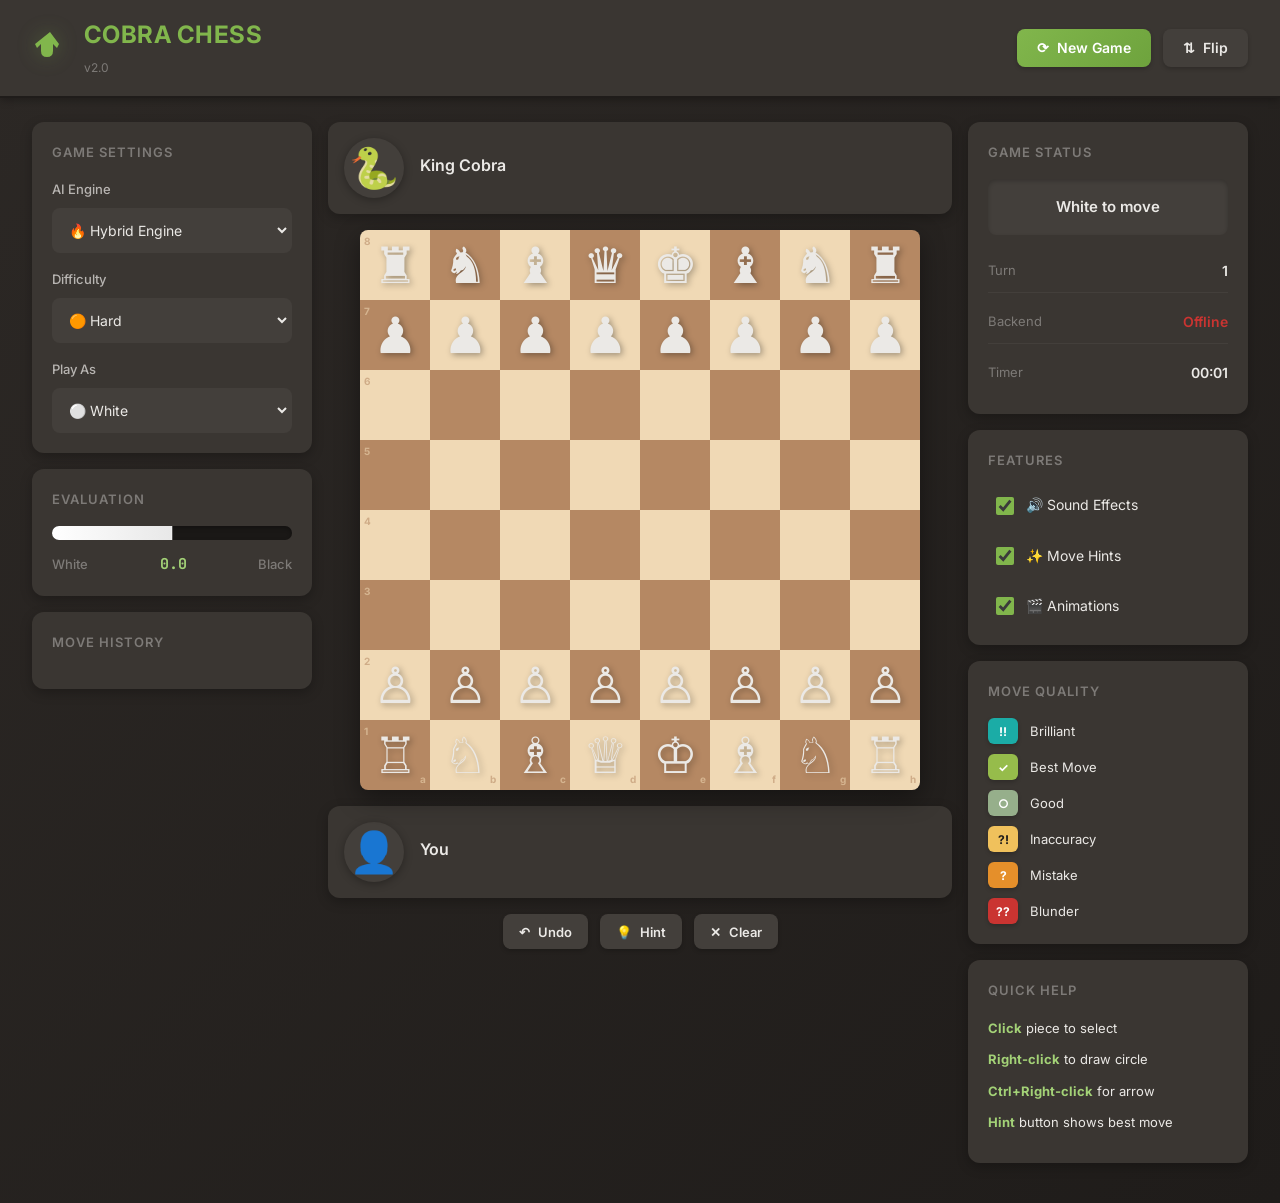
<file: index.html>
<!DOCTYPE html>
<html lang="en">
<head>
    <meta charset="UTF-8">
    <meta name="viewport" content="width=device-width, initial-scale=1.0">
    <title>Cobra Chess - Professional AI Chess Engine</title>
    <link rel="stylesheet" href="./styles.css">
    <link rel="preconnect" href="https://fonts.googleapis.com">
    <link rel="preconnect" href="https://fonts.gstatic.com" crossorigin>
    <link href="https://fonts.googleapis.com/css2?family=Inter:wght@400;500;600;700&family=JetBrains+Mono:wght@400;500;600&display=swap" rel="stylesheet">
</head>
<body>
    <!-- Top Bar -->
    <header class="top-bar">
        <div class="top-left">
            <svg class="logo-icon" width="36" height="36" viewBox="0 0 36 36">
                <path d="M18 2 L27 14 L25 18 L21 14 L21 21 Q21 27 15 27 Q9 27 9 21 L9 14 L5 18 L3 14 Z" fill="currentColor"/>
            </svg>
            <div class="logo-text">
                <h1>COBRA CHESS</h1>
                <span class="version">v2.0</span>
            </div>
        </div>
        
        <div class="top-right">
            <button id="newGameBtn" class="btn btn-primary">
                <span>⟳</span> New Game
            </button>
            <button id="flipBoardBtn" class="btn btn-secondary">
                <span>⇅</span> Flip
            </button>
        </div>
    </header>

    <!-- Main Content -->
    <div class="main-container">
        <!-- Left Panel -->
        <aside class="panel-left">
            <div class="card">
                <h2>Game Settings</h2>
                <div class="setting">
                    <label>AI Engine</label>
                    <select id="engineType" class="select-box">
                        <option value="hybrid" selected>🔥 Hybrid Engine</option>
                        <option value="neural">🧠 Neural Network</option>
                        <option value="markov">📊 Markov Chain</option>
                    </select>
                </div>
                <div class="setting">
                    <label>Difficulty</label>
                    <select id="difficulty" class="select-box">
                        <option value="1">🟢 Easy</option>
                        <option value="2">🟡 Medium</option>
                        <option value="3" selected>🟠 Hard</option>
                        <option value="4">🔴 Expert</option>
                    </select>
                </div>
                <div class="setting">
                    <label>Play As</label>
                    <select id="playerColor" class="select-box">
                        <option value="white" selected>⚪ White</option>
                        <option value="black">⚫ Black</option>
                    </select>
                </div>
            </div>

            <div class="card">
                <h2>Evaluation</h2>
                <div class="eval-display">
                    <div class="eval-bar-wrapper">
                        <div class="eval-bar">
                            <div id="evalFill" class="eval-fill"></div>
                            <div class="eval-line"></div>
                        </div>
                    </div>
                    <div class="eval-info">
                        <span class="eval-label">White</span>
                        <span id="evalScore" class="eval-score">0.0</span>
                        <span class="eval-label">Black</span>
                    </div>
                </div>
            </div>

            <div class="card">
                <h2>Move History</h2>
                <div id="moveHistory" class="move-history"></div>
            </div>
        </aside>

        <!-- Center Board -->
        <main class="board-section">
            <div class="player-info player-top">
                <div class="player-avatar">🐍</div>
                <div class="player-details">
                    <div class="player-name">King Cobra</div>
                    <div id="capturedByWhite" class="captured-pieces"></div>
                </div>
            </div>

            <div class="board-frame">
                <svg id="drawingLayer" class="drawing-layer">
                    <defs>
                        <marker id="arrowhead" markerWidth="10" markerHeight="10" 
                                refX="9" refY="3" orient="auto">
                            <polygon points="0 0, 10 3, 0 6" fill="#eb6150"/>
                        </marker>
                    </defs>
                </svg>
                <div id="chessboard" class="chessboard"></div>
            </div>

            <div class="player-info player-bottom">
                <div class="player-avatar">👤</div>
                <div class="player-details">
                    <div class="player-name">You</div>
                    <div id="capturedByBlack" class="captured-pieces"></div>
                </div>
            </div>

            <div class="board-controls">
                <button id="undoBtn" class="btn btn-control">
                    <span>↶</span> Undo
                </button>
                <button id="hintBtn" class="btn btn-control">
                    <span>💡</span> Hint
                </button>
                <button id="clearDrawBtn" class="btn btn-control">
                    <span>✕</span> Clear
                </button>
            </div>
        </main>

        <!-- Right Panel -->
        <aside class="panel-right">
            <div class="card">
                <h2>Game Status</h2>
                <div id="gameStatus" class="status-display">White to move</div>
                <div class="game-info">
                    <div class="info-row">
                        <span>Turn</span>
                        <span id="turnNumber" class="info-value">1</span>
                    </div>
                    <div class="info-row">
                        <span>Backend</span>
                        <span id="backendStatus" class="info-value status-checking">Checking...</span>
                    </div>
                    <div class="info-row">
                        <span>Timer</span>
                        <span id="gameTimer" class="info-value">00:00</span>
                    </div>
                </div>
            </div>

            <div class="card">
                <h2>Features</h2>
                <div class="features-list">
                    <label class="feature-toggle">
                        <input type="checkbox" id="soundToggle" checked>
                        <span>🔊 Sound Effects</span>
                    </label>
                    <label class="feature-toggle">
                        <input type="checkbox" id="highlightToggle" checked>
                        <span>✨ Move Hints</span>
                    </label>
                    <label class="feature-toggle">
                        <input type="checkbox" id="animationToggle" checked>
                        <span>🎬 Animations</span>
                    </label>
                </div>
            </div>

            <div class="card">
                <h2>Move Quality</h2>
                <div class="legend-list">
                    <div class="legend-item">
                        <span class="badge badge-brilliant">!!</span>
                        <span>Brilliant</span>
                    </div>
                    <div class="legend-item">
                        <span class="badge badge-best">✓</span>
                        <span>Best Move</span>
                    </div>
                    <div class="legend-item">
                        <span class="badge badge-good">○</span>
                        <span>Good</span>
                    </div>
                    <div class="legend-item">
                        <span class="badge badge-inaccuracy">?!</span>
                        <span>Inaccuracy</span>
                    </div>
                    <div class="legend-item">
                        <span class="badge badge-mistake">?</span>
                        <span>Mistake</span>
                    </div>
                    <div class="legend-item">
                        <span class="badge badge-blunder">??</span>
                        <span>Blunder</span>
                    </div>
                </div>
            </div>

            <div class="card">
                <h2>Quick Help</h2>
                <div class="help-text">
                    <p><strong>Click</strong> piece to select</p>
                    <p><strong>Right-click</strong> to draw circle</p>
                    <p><strong>Ctrl+Right-click</strong> for arrow</p>
                    <p><strong>Hint</strong> button shows best move</p>
                </div>
            </div>
        </aside>
    </div>

    <script src="./chess-engine.js"></script>
</body>
</html>
</file>
<file: styles.css>
/* Cobra Chess - Clean Professional Styles */

:root {
    --bg-primary: #2c2825;
    --bg-secondary: #3a3632;
    --bg-tertiary: #1f1c1a;
    --surface: #433f3b;
    --surface-hover: #4f4b47;
    
    --board-light: #f0d9b5;
    --board-dark: #b58863;
    --board-select: #f7f769;
    --board-hint: rgba(186, 202, 68, 0.65);
    --board-last: rgba(186, 202, 68, 0.45);
    --board-check: #e74c3c;
    
    --text-primary: #ebe9e6;
    --text-secondary: #b8b5b2;
    --text-muted: #7d7a77;
    
    --accent: #81b64c;
    --accent-hover: #6ea33d;
    --accent-light: #a3d277;
    
    --brilliant: #1baca6;
    --best: #96bc4b;
    --good: #96af8b;
    --inaccuracy: #f0c15c;
    --mistake: #e58f2a;
    --blunder: #ca3431;
}

* {
    margin: 0;
    padding: 0;
    box-sizing: border-box;
}

body {
    font-family: 'Inter', -apple-system, BlinkMacSystemFont, 'Segoe UI', sans-serif;
    background: linear-gradient(135deg, var(--bg-primary) 0%, var(--bg-tertiary) 100%);
    color: var(--text-primary);
    line-height: 1.6;
    min-height: 100vh;
    -webkit-font-smoothing: antialiased;
}

/* Top Bar */
.top-bar {
    background: var(--bg-secondary);
    border-bottom: 2px solid var(--bg-tertiary);
    padding: 1rem 2rem;
    display: flex;
    justify-content: space-between;
    align-items: center;
    box-shadow: 0 2px 8px rgba(0,0,0,0.3);
}

.top-left {
    display: flex;
    align-items: center;
    gap: 1rem;
}

.logo-icon {
    color: var(--accent);
    filter: drop-shadow(0 0 10px rgba(129, 182, 76, 0.3));
}

.logo-text h1 {
    font-size: 1.5rem;
    font-weight: 700;
    color: var(--accent);
    letter-spacing: 0.02em;
    margin: 0;
}

.version {
    font-size: 0.75rem;
    color: var(--text-muted);
    font-weight: 400;
}

.top-right {
    display: flex;
    gap: 0.75rem;
}

/* Buttons */
.btn {
    padding: 0.65rem 1.25rem;
    font-family: inherit;
    font-size: 0.875rem;
    font-weight: 600;
    border: none;
    border-radius: 8px;
    cursor: pointer;
    transition: all 0.2s cubic-bezier(0.4, 0, 0.2, 1);
    display: inline-flex;
    align-items: center;
    gap: 0.5rem;
    box-shadow: 0 2px 4px rgba(0,0,0,0.2);
}

.btn:hover {
    transform: translateY(-1px);
    box-shadow: 0 4px 8px rgba(0,0,0,0.3);
}

.btn:active {
    transform: translateY(0);
}

.btn-primary {
    background: linear-gradient(135deg, var(--accent) 0%, var(--accent-hover) 100%);
    color: white;
}

.btn-primary:hover {
    background: linear-gradient(135deg, var(--accent-hover) 0%, var(--accent) 100%);
}

.btn-secondary {
    background: var(--surface);
    color: var(--text-primary);
}

.btn-secondary:hover {
    background: var(--surface-hover);
}

.btn-control {
    background: var(--surface);
    color: var(--text-primary);
    padding: 0.6rem 1rem;
    font-size: 0.8125rem;
}

.btn:disabled {
    opacity: 0.5;
    cursor: not-allowed;
    transform: none;
}

/* Game Mode Selector */
.game-mode-selector {
    display: grid;
    grid-template-columns: 1fr 1fr;
    gap: 0.75rem;
    margin-bottom: 0.5rem;
}

.mode-btn {
    padding: 0.75rem 1rem;
    background: var(--surface);
    color: var(--text-secondary);
    border: 2px solid transparent;
    border-radius: 8px;
    font-family: inherit;
    font-size: 0.8125rem;
    font-weight: 600;
    cursor: pointer;
    transition: all 0.2s;
    display: flex;
    flex-direction: column;
    align-items: center;
    gap: 0.3rem;
}

.mode-btn span {
    font-size: 1.2rem;
}

.mode-btn:hover {
    background: var(--surface-hover);
    border-color: var(--accent);
}

.mode-btn-active {
    background: var(--accent);
    color: white;
    border-color: var(--accent);
}

.mode-btn-active:hover {
    background: var(--accent-hover);
}

/* Bot Selector */
.bot-selector {
    display: grid;
    grid-template-columns: 1fr;
    gap: 0.75rem;
    margin-bottom: 1.25rem;
}

.bot-btn {
    padding: 0.9rem 1rem;
    background: var(--surface);
    color: var(--text-secondary);
    border: 2px solid transparent;
    border-radius: 8px;
    font-family: inherit;
    font-size: 0.875rem;
    font-weight: 600;
    cursor: pointer;
    transition: all 0.2s;
    display: flex;
    flex-direction: column;
    align-items: center;
    gap: 0.4rem;
    text-align: center;
}

.bot-btn span {
    font-size: 1.5rem;
}

.bot-btn small {
    font-size: 0.7rem;
    color: var(--text-muted);
    font-weight: 500;
}

.bot-btn:hover {
    background: var(--surface-hover);
    border-color: var(--accent);
    color: var(--text-primary);
}

.bot-btn-active {
    background: var(--accent);
    color: white;
    border-color: var(--accent);
}

.bot-btn-active small {
    color: rgba(255, 255, 255, 0.8);
}

/* Main Container */
.main-container {
    display: grid;
    grid-template-columns: 300px 1fr 300px;
    gap: 1.5rem;
    padding: 1.5rem 2rem;
    max-width: 1800px;
    margin: 0 auto;
}

/* Cards */
.card {
    background: var(--bg-secondary);
    border-radius: 12px;
    padding: 1.25rem;
    margin-bottom: 1rem;
    box-shadow: 0 4px 12px rgba(0,0,0,0.25);
}

.card h2 {
    font-size: 0.8125rem;
    font-weight: 600;
    color: var(--text-muted);
    text-transform: uppercase;
    letter-spacing: 0.08em;
    margin-bottom: 1rem;
}

/* Settings */
.setting {
    margin-bottom: 1rem;
}

.setting:last-child {
    margin-bottom: 0;
}

.setting label {
    display: block;
    font-size: 0.8125rem;
    font-weight: 500;
    color: var(--text-secondary);
    margin-bottom: 0.5rem;
}

.select-box {
    width: 100%;
    padding: 0.7rem;
    background: var(--surface);
    color: var(--text-primary);
    border: 2px solid transparent;
    border-radius: 8px;
    font-family: inherit;
    font-size: 0.875rem;
    cursor: pointer;
    transition: all 0.2s;
}

.select-box:hover {
    background: var(--surface-hover);
    border-color: var(--accent);
}

.select-box:focus {
    outline: none;
    border-color: var(--accent);
    box-shadow: 0 0 0 3px rgba(129, 182, 76, 0.15);
}

/* Evaluation */
.eval-display {
    margin-top: 0.5rem;
}

.eval-bar-wrapper {
    margin-bottom: 0.75rem;
}

.eval-bar {
    height: 14px;
    background: #1a1816;
    border-radius: 7px;
    overflow: hidden;
    position: relative;
    box-shadow: inset 0 2px 4px rgba(0,0,0,0.3);
}

.eval-fill {
    height: 100%;
    background: linear-gradient(90deg, #fff 0%, #e8e8e8 100%);
    transition: width 0.4s cubic-bezier(0.4, 0, 0.2, 1);
    width: 50%;
}

.eval-line {
    position: absolute;
    left: 50%;
    top: 0;
    bottom: 0;
    width: 2px;
    background: rgba(255, 255, 255, 0.25);
    transform: translateX(-50%);
}

.eval-info {
    display: flex;
    justify-content: space-between;
    align-items: center;
    font-size: 0.8125rem;
}

.eval-label {
    color: var(--text-muted);
    font-weight: 500;
}

.eval-score {
    font-family: 'JetBrains Mono', monospace;
    font-weight: 700;
    font-size: 0.9375rem;
    color: var(--accent-light);
}

/* Move History */
.move-history {
    max-height: 350px;
    overflow-y: auto;
    font-family: 'JetBrains Mono', monospace;
    font-size: 0.8125rem;
}

.move-entry {
    display: grid;
    grid-template-columns: 35px 1fr 1fr;
    gap: 0.5rem;
    padding: 0.5rem;
    border-radius: 6px;
    transition: background 0.2s;
}

.move-entry:hover {
    background: var(--surface);
}

.move-num {
    color: var(--text-muted);
    font-weight: 500;
}

.move-text {
    color: var(--text-primary);
}

/* Board Section */
.board-section {
    display: flex;
    flex-direction: column;
    align-items: center;
    gap: 1rem;
}

.player-info {
    display: flex;
    align-items: center;
    gap: 1rem;
    padding: 1rem;
    background: var(--bg-secondary);
    border-radius: 12px;
    width: 100%;
    max-width: 640px;
    box-shadow: 0 4px 12px rgba(0,0,0,0.25);
}

.player-avatar {
    font-size: 2.5rem;
    width: 60px;
    height: 60px;
    display: flex;
    align-items: center;
    justify-content: center;
    background: var(--surface);
    border-radius: 50%;
    box-shadow: 0 2px 8px rgba(0,0,0,0.3);
}

.player-details {
    flex: 1;
}

.player-rating {
    text-align: right;
    font-size: 0.8125rem;
    color: var(--text-muted);
    font-weight: 500;
}

.player-name {
    font-weight: 600;
    font-size: 1rem;
    margin-bottom: 0.25rem;
}

.captured-pieces {
    font-size: 1.125rem;
    display: flex;
    gap: 0.25rem;
    flex-wrap: wrap;
}

/* Board */
.board-frame {
    position: relative;
    width: 640px;
    height: 640px;
    border-radius: 8px;
    overflow: hidden;
    box-shadow: 0 8px 24px rgba(0,0,0,0.4);
}

.drawing-layer {
    position: absolute;
    top: 0;
    left: 0;
    width: 100%;
    height: 100%;
    z-index: 10;
    pointer-events: none;
}

.chessboard {
    display: grid;
    grid-template-columns: repeat(8, 80px);
    grid-template-rows: repeat(8, 80px);
    width: 100%;
    height: 100%;
}

.square {
    width: 80px;
    height: 80px;
    display: flex;
    align-items: center;
    justify-content: center;
    font-size: 58px;
    cursor: pointer;
    transition: all 0.15s cubic-bezier(0.4, 0, 0.2, 1);
    position: relative;
    user-select: none;
}

.square.light {
    background: var(--board-light);
}

.square.dark {
    background: var(--board-dark);
}

.square.selected {
    background: var(--board-select) !important;
    box-shadow: inset 0 0 0 3px rgba(186, 202, 68, 0.6);
}

.square.valid-move::after {
    content: '';
    width: 24px;
    height: 24px;
    background: rgba(0, 0, 0, 0.13);
    border-radius: 50%;
    position: absolute;
    animation: pulse-dot 1.5s ease-in-out infinite;
}

.square.valid-move.has-piece::after {
    width: 70px;
    height: 70px;
    background: transparent;
    border: 3px solid rgba(0, 0, 0, 0.15);
    animation: pulse-ring 1.5s ease-in-out infinite;
}

.square.last-move {
    background: var(--board-last) !important;
}

.square.hint-move {
    background: var(--board-hint) !important;
    animation: pulse-hint 1s ease-in-out infinite;
}

.square.in-check {
    background: radial-gradient(circle, var(--board-check) 0%, transparent 65%) !important;
    animation: pulse-check 1s ease-in-out infinite;
}

.square:hover:not(.selected) {
    filter: brightness(1.12);
}

.piece {
    filter: drop-shadow(2px 2px 3px rgba(0, 0, 0, 0.35));
    transition: transform 0.1s;
}

.square:active .piece {
    transform: scale(0.95);
}

/* Coordinates */
.square[data-row="7"]::before {
    content: attr(data-file);
    position: absolute;
    bottom: 3px;
    right: 4px;
    font-size: 10px;
    font-weight: 700;
    font-family: 'Inter', sans-serif;
    opacity: 0.55;
}

.square[data-col="0"]::after {
    content: attr(data-rank);
    position: absolute;
    top: 3px;
    left: 4px;
    font-size: 10px;
    font-weight: 700;
    font-family: 'Inter', sans-serif;
    opacity: 0.55;
}

.square.light::before,
.square.light::after {
    color: var(--board-dark);
}

.square.dark::before,
.square.dark::after {
    color: var(--board-light);
}

/* Board Controls */
.board-controls {
    display: flex;
    gap: 0.75rem;
    flex-wrap: wrap;
    justify-content: center;
}

/* Status */
.status-display {
    padding: 1rem;
    background: var(--surface);
    border-radius: 8px;
    text-align: center;
    font-weight: 600;
    font-size: 0.9375rem;
    margin-bottom: 1rem;
    box-shadow: inset 0 2px 4px rgba(0,0,0,0.2);
}

.status-display.thinking {
    background: var(--accent);
    color: white;
    animation: pulse-status 1.2s ease-in-out infinite;
}

.game-info {
    display: flex;
    flex-direction: column;
    gap: 0.5rem;
}

.info-row {
    display: flex;
    justify-content: space-between;
    padding: 0.6rem 0;
    border-bottom: 1px solid var(--surface);
}

.info-row:last-child {
    border-bottom: none;
}

.info-row span:first-child {
    color: var(--text-muted);
    font-size: 0.8125rem;
}

.info-value {
    font-weight: 600;
    font-size: 0.875rem;
}

.status-checking {
    color: var(--inaccuracy);
}

.status-connected {
    color: var(--accent);
}

.status-error {
    color: var(--blunder);
}

/* Features */
.features-list {
    display: flex;
    flex-direction: column;
    gap: 0.75rem;
}

.feature-toggle {
    display: flex;
    align-items: center;
    gap: 0.75rem;
    cursor: pointer;
    padding: 0.5rem;
    border-radius: 6px;
    transition: background 0.2s;
}

.feature-toggle:hover {
    background: var(--surface);
}

.feature-toggle input[type="checkbox"] {
    width: 18px;
    height: 18px;
    cursor: pointer;
    accent-color: var(--accent);
}

.feature-toggle span {
    font-size: 0.875rem;
}

/* Legend */
.legend-list {
    display: flex;
    flex-direction: column;
    gap: 0.625rem;
}

.legend-item {
    display: flex;
    align-items: center;
    gap: 0.75rem;
    font-size: 0.8125rem;
}

.legend-color {
    width: 16px;
    height: 16px;
    border-radius: 3px;
    box-shadow: 0 2px 4px rgba(0,0,0,0.2);
}

.legend-color.best { background: var(--best); }
.legend-color.good { background: var(--good); }
.legend-color.inaccuracy { background: var(--inaccuracy); }
.legend-color.mistake { background: var(--mistake); }
.legend-color.blunder { background: var(--blunder); }

/* Badges */
.badge {
    display: inline-flex;
    align-items: center;
    justify-content: center;
    min-width: 30px;
    height: 26px;
    padding: 0 0.5rem;
    border-radius: 6px;
    font-weight: 700;
    font-size: 0.75rem;
    box-shadow: 0 2px 4px rgba(0,0,0,0.2);
}

.badge-brilliant { background: var(--brilliant); color: white; }
.badge-best { background: var(--best); color: white; }
.badge-good { background: var(--good); color: white; }
.badge-inaccuracy { background: var(--inaccuracy); color: var(--bg-tertiary); }
.badge-mistake { background: var(--mistake); color: white; }
.badge-blunder { background: var(--blunder); color: white; }

/* Help Text */
.help-text {
    font-size: 0.8125rem;
    line-height: 1.8;
}

.help-text p {
    margin-bottom: 0.5rem;
}

.help-text strong {
    color: var(--accent-light);
}

.about-text {
    font-size: 0.8125rem;
    line-height: 1.8;
    color: var(--text-secondary);
}

.about-text p {
    margin-bottom: 0.5rem;
}

.about-text small {
    display: block;
    color: var(--text-muted);
    margin-top: 0.5rem;
}

/* Drawing */
.draw-circle {
    fill: none;
    stroke: #eb6150;
    stroke-width: 3;
    opacity: 0.75;
}

.draw-arrow {
    stroke: #eb6150;
    stroke-width: 3;
    fill: none;
    opacity: 0.8;
}

/* Scrollbar */
::-webkit-scrollbar {
    width: 7px;
}

::-webkit-scrollbar-track {
    background: var(--bg-tertiary);
    border-radius: 4px;
}

::-webkit-scrollbar-thumb {
    background: var(--surface);
    border-radius: 4px;
}

::-webkit-scrollbar-thumb:hover {
    background: var(--surface-hover);
}

/* Animations */
@keyframes pulse-dot {
    0%, 100% { transform: scale(1); opacity: 1; }
    50% { transform: scale(1.2); opacity: 0.8; }
}

@keyframes pulse-ring {
    0%, 100% { transform: scale(1); opacity: 1; }
    50% { transform: scale(1.05); opacity: 0.7; }
}

@keyframes pulse-hint {
    0%, 100% { filter: brightness(1); }
    50% { filter: brightness(1.15); }
}

@keyframes pulse-check {
    0%, 100% { filter: brightness(1); }
    50% { filter: brightness(1.2); }
}

@keyframes pulse-status {
    0%, 100% { opacity: 1; }
    50% { opacity: 0.85; }
}

/* Responsive */
@media (max-width: 1500px) {
    .main-container {
        grid-template-columns: 280px 1fr 280px;
        gap: 1rem;
    }
    
    .board-frame {
        width: 560px;
        height: 560px;
    }
    
    .chessboard {
        grid-template-columns: repeat(8, 70px);
        grid-template-rows: repeat(8, 70px);
    }
    
    .square {
        width: 70px;
        height: 70px;
        font-size: 50px;
    }
}

@media (max-width: 1200px) {
    .main-container {
        grid-template-columns: 1fr;
    }
    
    .panel-left,
    .panel-right {
        display: none;
    }
}
</file>
